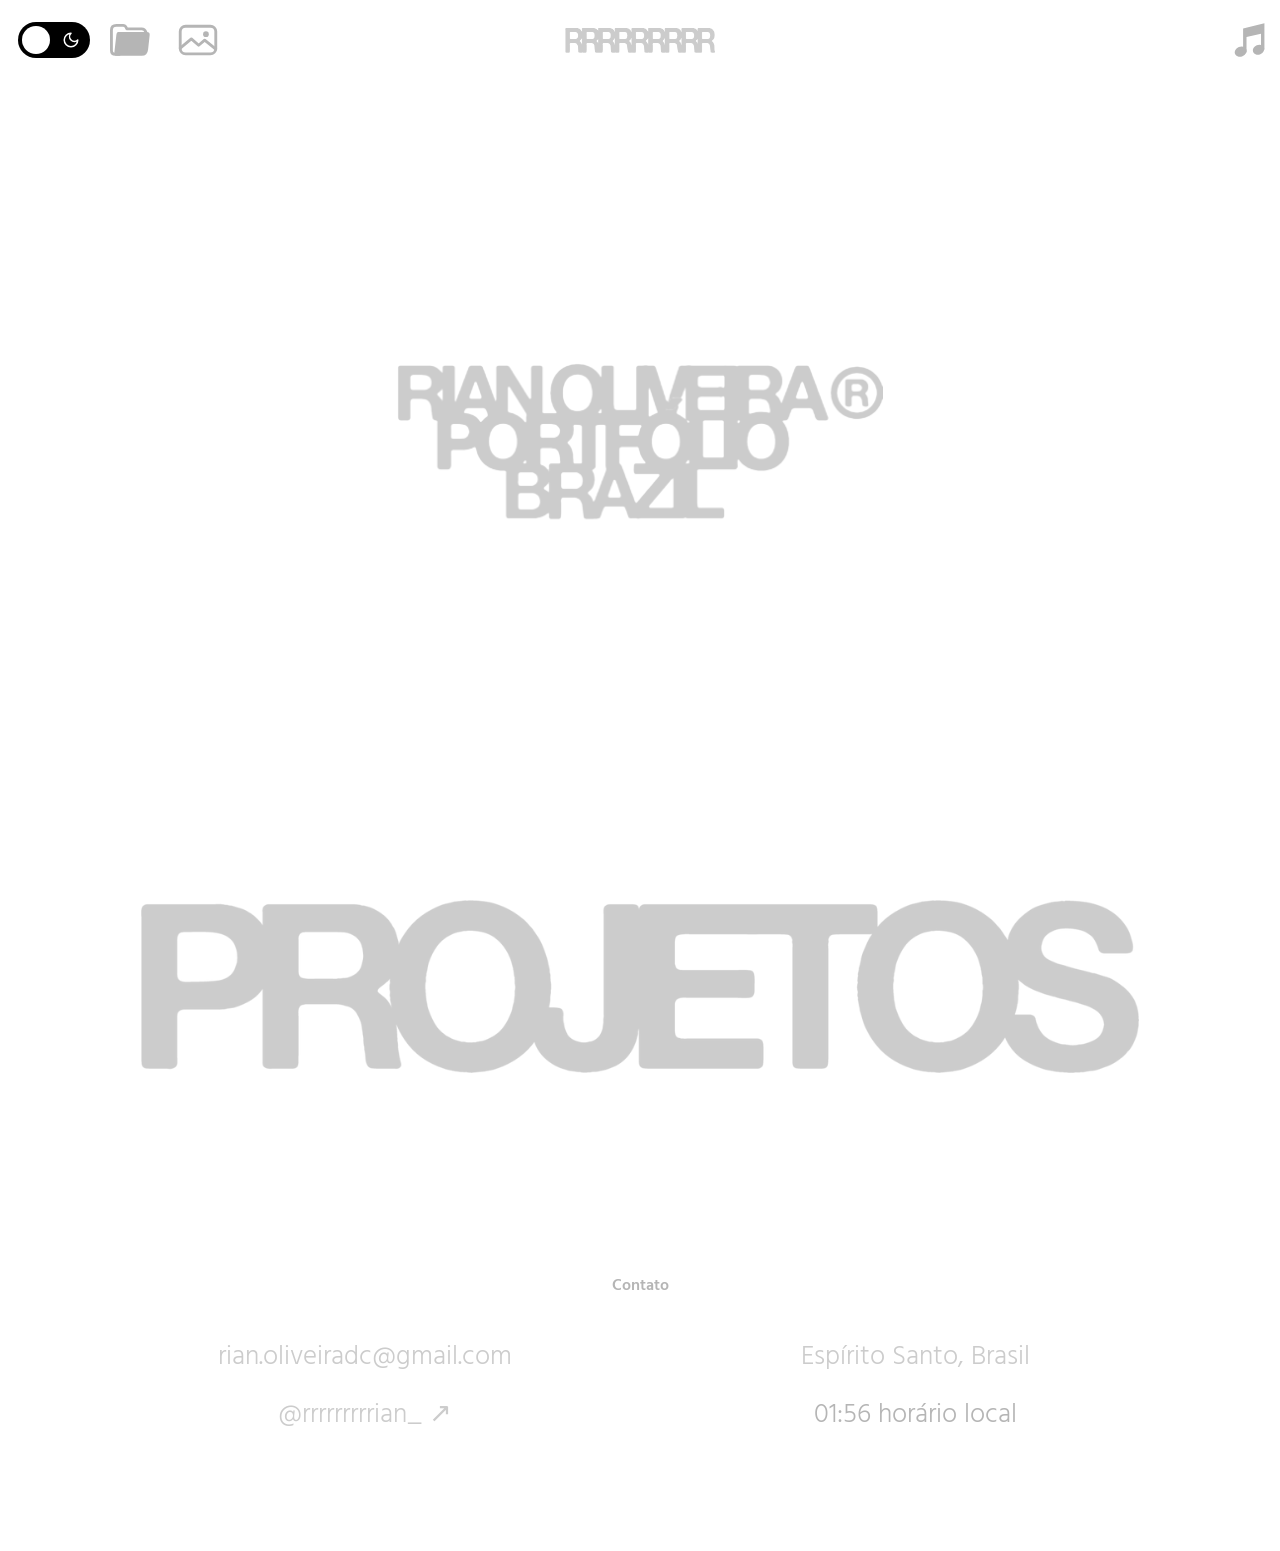
<file: index.html>
<!DOCTYPE html>
<html lang="pt-BR">
<head>
<meta charset="UTF-8"><meta name="viewport" content="width=device-width, initial-scale=1">
<title>Rian Oliveira — Portfólio</title>
<link rel="preconnect" href="https://fonts.googleapis.com"><link rel="preconnect" href="https://fonts.gstatic.com" crossorigin><link href="https://fonts.googleapis.com/css2?family=Archivo:wdth,wght@100..125,100..900&family=Hind:wght@300;400;500;600&display=swap" rel="stylesheet">
<script>try{var t=localStorage.getItem("tema");if(t)document.documentElement.dataset.tema=t}catch(e){}try{var f=localStorage.getItem("fundo");if(/^1$/.test(f))document.documentElement.dataset.fundo=f}catch(e){}</script>
<link rel="stylesheet" href="style.css">
</head>
<body>
<header class="nav">
  <div class="nav-esq">
    <button class="tema" id="tema" type="button" role="switch" aria-checked="false" aria-label="Tema escuro">
      <svg class="ic lua" viewBox="0 0 24 24" aria-hidden="true"><path d="M12 3a6 6 0 0 0 9 9 9 9 0 1 1-9-9Z"/></svg>
      <svg class="ic sol" viewBox="0 0 24 24" aria-hidden="true"><circle cx="12" cy="12" r="4"/><path d="M12 2v2M12 20v2M4.9 4.9l1.4 1.4M17.7 17.7l1.4 1.4M2 12h2M20 12h2M4.9 19.1l1.4-1.4M17.7 6.3l1.4-1.4"/></svg>
      <span class="bola"></span>
    </button>
  <nav class="nav-dir"><a class="icone" href="projetos.html" aria-label="Projetos"><svg viewBox="0 0 252 202" aria-hidden="true"><path class="traco" d="M60 191H34Q9 191 9 165V40Q9 9 40 9H82Q96 9 102 22L104 27Q107 31 113 31H200Q218 31 226 50"/><path d="M52 50H232Q252 50 250 70L240 160Q236 200 200 200H40Q22 200 28 175L40 70Q42 50 52 50Z"/></svg></a><button class="icone" id="fundo" type="button" aria-haspopup="true" aria-expanded="false" aria-controls="fundos-menu" aria-label="Escolher plano de fundo" title="Plano de fundo"><svg viewBox="0 0 252 202" aria-hidden="true"><rect class="traco" x="14" y="14" width="224" height="174" rx="34"/><path class="traco" d="M14 152L84 94L130 134L168 102L238 158"/><circle cx="176" cy="64" r="18"/></svg></button></nav>
  </div>
  <a class="logo" href="index.html" aria-label="Rian Oliveira, início">RRRRRRRRRR</a>
</header>
<div class="fundos-menu" id="fundos-menu" role="group" aria-label="Plano de fundo">
  <button class="fundo-op fundo-normal" type="button" data-fundo="" aria-pressed="true" aria-label="Sem plano de fundo (normal)" title="Normal"><span>Normal</span></button>
  <button class="fundo-op" type="button" data-fundo="1" aria-pressed="false" aria-label="Plano de fundo 1" title="Fundo 1"></button>
</div>
<main>
  <section class="hero"><div class="hero-img" role="img" aria-label="Rian Oliveira, portfólio, ES/Brazil"></div></section>
  <section class="cta"><a class="titulo-img" href="projetos.html" aria-label="Ver projetos"></a></section>
  <section class="contato" id="contato">
  <h2>Contato</h2>
  <div class="contato-grid">
    <div>
      <a href="mailto:rian.oliveiradc@gmail.com">rian.oliveiradc@gmail.com</a>
      <a href="https://instagram.com/rrrrrrrrrian_" target="_blank" rel="noopener">@rrrrrrrrrian_ ↗</a>
    </div>
    <div>
      <span>Espírito Santo, Brasil</span>
      <span class="hora" id="hora"></span>
    </div>
  </div>
</section>
</main>
<div class="player" id="player">
  <div class="player-painel" id="player-painel">
    <iframe data-src="https://open.spotify.com/embed/playlist/2ju4wJBuf27lV4EGHZLyc4?utm_source=generator&si=1a62232ae7144863" width="100%" height="352" frameBorder="0" allowfullscreen="" allow="autoplay; clipboard-write; encrypted-media; fullscreen; picture-in-picture" title="Música no Spotify"></iframe>
  </div>
  <button class="player-btn" type="button" aria-expanded="false" aria-controls="player-painel" aria-label="Abrir player de música" title="Clique para abrir. Arraste para mover.">
    <svg viewBox="186 196 308 338" style="width:33px;height:36px;fill:currentColor;stroke:none;pointer-events:none" aria-hidden="true"><path d="M280 258L480 208V455H448V306L312 338V480H280Z"/><ellipse cx="257" cy="474" rx="57" ry="46" transform="rotate(-22 257 474)"/><ellipse cx="425" cy="456" rx="55" ry="45" transform="rotate(-22 425 456)"/></svg>
  </button>
</div>
<script src="dados.js"></script><script src="script.js"></script>
</body>
</html>
</file>
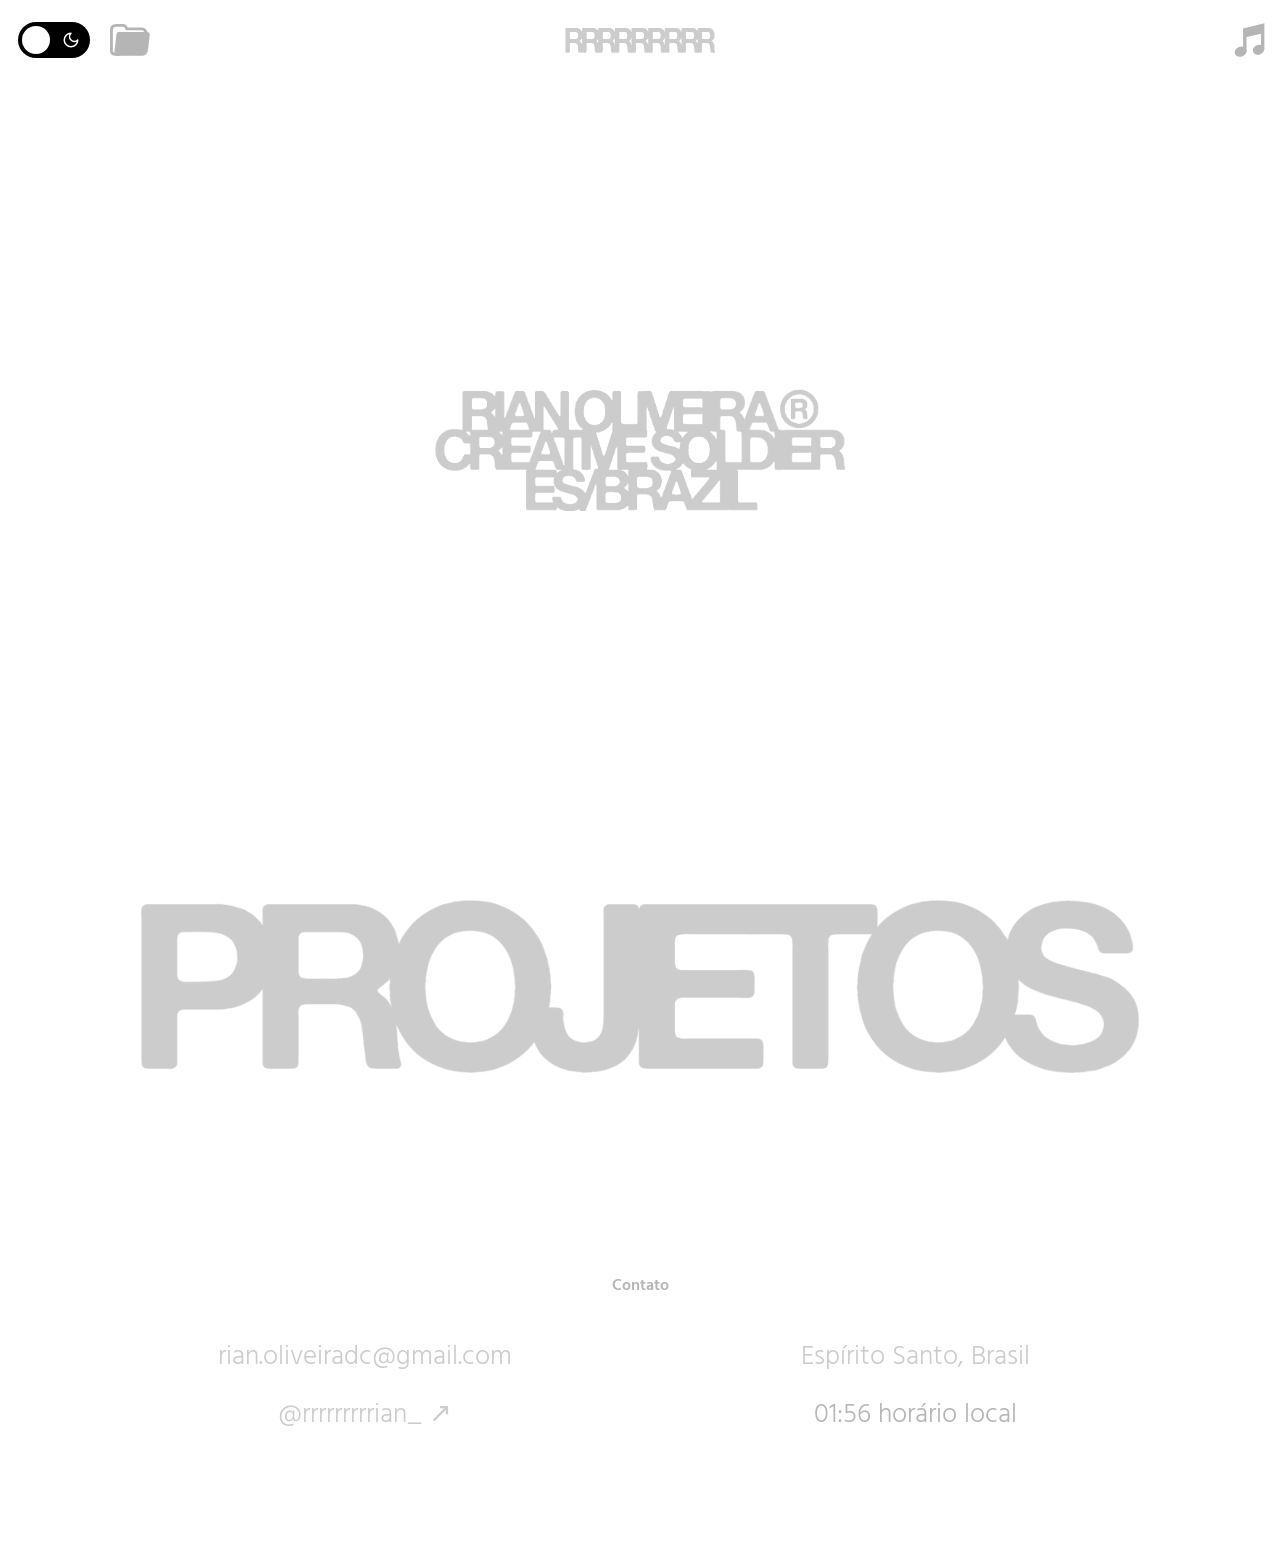
<file: img/index.html>
<!DOCTYPE html>
<html lang="pt-BR">
<head>
<meta charset="UTF-8"><meta name="viewport" content="width=device-width, initial-scale=1">
<title>Rian Oliveira — Portfólio</title>
<link rel="preconnect" href="https://fonts.googleapis.com"><link rel="preconnect" href="https://fonts.gstatic.com" crossorigin><link href="https://fonts.googleapis.com/css2?family=Archivo:wdth,wght@100..125,100..900&family=Hind:wght@300;400;500;600&display=swap" rel="stylesheet">
<script>try{var t=localStorage.getItem("tema");if(t)document.documentElement.dataset.tema=t}catch(e){}</script>
<link rel="stylesheet" href="style.css">
</head>
<body>
<header class="nav">
  <div class="nav-esq">
    <button class="tema" id="tema" type="button" role="switch" aria-checked="false" aria-label="Tema escuro">
      <svg class="ic lua" viewBox="0 0 24 24" aria-hidden="true"><path d="M12 3a6 6 0 0 0 9 9 9 9 0 1 1-9-9Z"/></svg>
      <svg class="ic sol" viewBox="0 0 24 24" aria-hidden="true"><circle cx="12" cy="12" r="4"/><path d="M12 2v2M12 20v2M4.9 4.9l1.4 1.4M17.7 17.7l1.4 1.4M2 12h2M20 12h2M4.9 19.1l1.4-1.4M17.7 6.3l1.4-1.4"/></svg>
      <span class="bola"></span>
    </button>
  <nav class="nav-dir"><a class="icone" href="projetos.html" aria-label="Projetos"><svg viewBox="0 0 252 202" aria-hidden="true"><path class="traco" d="M60 191H34Q9 191 9 165V40Q9 9 40 9H82Q96 9 102 22L104 27Q107 31 113 31H200Q218 31 226 50"/><path d="M52 50H232Q252 50 250 70L240 160Q236 200 200 200H40Q22 200 28 175L40 70Q42 50 52 50Z"/></svg></a></nav>
  </div>
  <a class="logo" href="index.html" aria-label="Rian Oliveira, início">RRRRRRRRRR</a>
</header>
<main>
  <section class="hero"><div class="hero-img" role="img" aria-label="Rian Oliveira, portfólio, ES/Brazil"></div></section>
  <section class="cta"><a class="titulo-img" href="projetos.html" aria-label="Ver projetos"></a></section>
  <section class="contato" id="contato">
  <h2>Contato</h2>
  <div class="contato-grid">
    <div>
      <a href="mailto:rian.oliveiradc@gmail.com">rian.oliveiradc@gmail.com</a>
      <a href="https://instagram.com/rrrrrrrrrian_" target="_blank" rel="noopener">@rrrrrrrrrian_ ↗</a>
    </div>
    <div>
      <span>Espírito Santo, Brasil</span>
      <span class="hora" id="hora"></span>
    </div>
  </div>
</section>
</main>
<div class="player" id="player">
  <div class="player-painel" id="player-painel">
    <iframe data-src="https://open.spotify.com/embed/track/5X69MOmlbEJQA49rwn2tjd?utm_source=generator&si=858e4357aa304d0c" width="100%" height="352" frameBorder="0" allowfullscreen="" allow="autoplay; clipboard-write; encrypted-media; fullscreen; picture-in-picture" title="Música no Spotify"></iframe>
  </div>
  <button class="player-btn" type="button" aria-expanded="false" aria-controls="player-painel" aria-label="Abrir player de música" title="Clique para abrir. Arraste para mover.">
    <svg viewBox="186 196 308 338" style="width:33px;height:36px;fill:currentColor;stroke:none;pointer-events:none" aria-hidden="true"><path d="M280 258L480 208V455H448V306L312 338V480H280Z"/><ellipse cx="257" cy="474" rx="57" ry="46" transform="rotate(-22 257 474)"/><ellipse cx="425" cy="456" rx="55" ry="45" transform="rotate(-22 425 456)"/></svg>
  </button>
</div>
<script src="dados.js"></script><script src="script.js"></script>
</body>
</html>
</file>
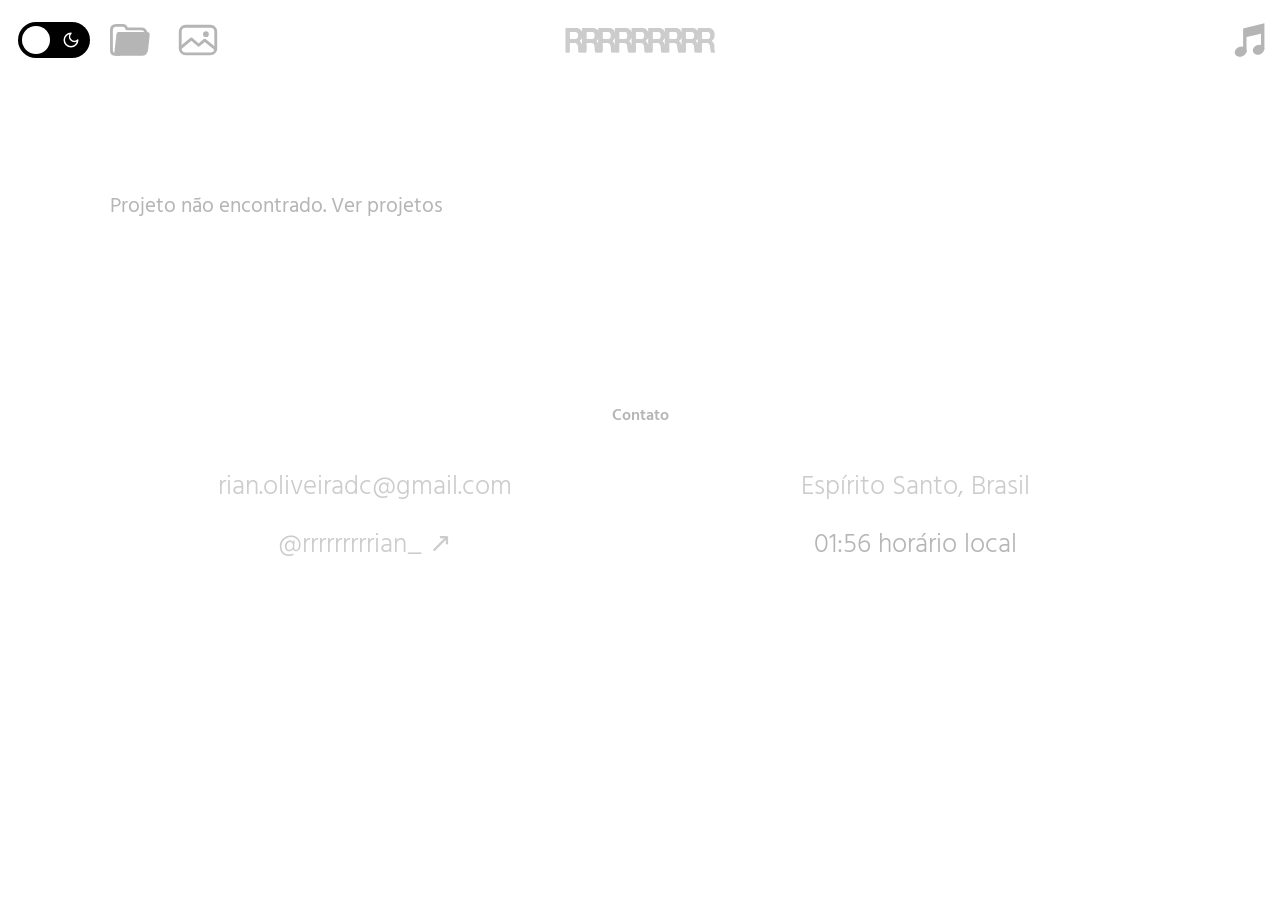
<file: projeto.html>
<!DOCTYPE html>
<html lang="pt-BR">
<head>
<meta charset="UTF-8"><meta name="viewport" content="width=device-width, initial-scale=1">
<title>Projeto — Rian Oliveira</title>
<link rel="preconnect" href="https://fonts.googleapis.com"><link rel="preconnect" href="https://fonts.gstatic.com" crossorigin><link href="https://fonts.googleapis.com/css2?family=Archivo:wdth,wght@100..125,100..900&family=Hind:wght@300;400;500;600&display=swap" rel="stylesheet">
<script>try{var t=localStorage.getItem("tema");if(t)document.documentElement.dataset.tema=t}catch(e){}try{var f=localStorage.getItem("fundo");if(/^1$/.test(f))document.documentElement.dataset.fundo=f}catch(e){}</script>
<link rel="stylesheet" href="style.css">
</head>
<body>
<header class="nav">
  <div class="nav-esq">
    <button class="tema" id="tema" type="button" role="switch" aria-checked="false" aria-label="Tema escuro">
      <svg class="ic lua" viewBox="0 0 24 24" aria-hidden="true"><path d="M12 3a6 6 0 0 0 9 9 9 9 0 1 1-9-9Z"/></svg>
      <svg class="ic sol" viewBox="0 0 24 24" aria-hidden="true"><circle cx="12" cy="12" r="4"/><path d="M12 2v2M12 20v2M4.9 4.9l1.4 1.4M17.7 17.7l1.4 1.4M2 12h2M20 12h2M4.9 19.1l1.4-1.4M17.7 6.3l1.4-1.4"/></svg>
      <span class="bola"></span>
    </button>
  <nav class="nav-dir"><a class="icone" href="projetos.html" aria-label="Projetos"><svg viewBox="0 0 252 202" aria-hidden="true"><path class="traco" d="M60 191H34Q9 191 9 165V40Q9 9 40 9H82Q96 9 102 22L104 27Q107 31 113 31H200Q218 31 226 50"/><path d="M52 50H232Q252 50 250 70L240 160Q236 200 200 200H40Q22 200 28 175L40 70Q42 50 52 50Z"/></svg></a><button class="icone" id="fundo" type="button" aria-haspopup="true" aria-expanded="false" aria-controls="fundos-menu" aria-label="Escolher plano de fundo" title="Plano de fundo"><svg viewBox="0 0 252 202" aria-hidden="true"><rect class="traco" x="14" y="14" width="224" height="174" rx="34"/><path class="traco" d="M14 152L84 94L130 134L168 102L238 158"/><circle cx="176" cy="64" r="18"/></svg></button></nav>
  </div>
  <a class="logo" href="index.html" aria-label="Rian Oliveira, início">RRRRRRRRRR</a>
</header>
<div class="fundos-menu" id="fundos-menu" role="group" aria-label="Plano de fundo">
  <button class="fundo-op fundo-normal" type="button" data-fundo="" aria-pressed="true" aria-label="Sem plano de fundo (normal)" title="Normal"><span>Normal</span></button>
  <button class="fundo-op" type="button" data-fundo="1" aria-pressed="false" aria-label="Plano de fundo 1" title="Fundo 1"></button>
</div>
<main>
  <div class="pagina" id="detalhe"></div>
  <section class="contato" id="contato">
  <h2>Contato</h2>
  <div class="contato-grid">
    <div>
      <a href="mailto:rian.oliveiradc@gmail.com">rian.oliveiradc@gmail.com</a>
      <a href="https://instagram.com/rrrrrrrrrian_" target="_blank" rel="noopener">@rrrrrrrrrian_ ↗</a>
    </div>
    <div>
      <span>Espírito Santo, Brasil</span>
      <span class="hora" id="hora"></span>
    </div>
  </div>
</section>
</main>
<div class="player" id="player">
  <div class="player-painel" id="player-painel">
    <iframe data-src="https://open.spotify.com/embed/playlist/2ju4wJBuf27lV4EGHZLyc4?utm_source=generator&si=1a62232ae7144863" width="100%" height="352" frameBorder="0" allowfullscreen="" allow="autoplay; clipboard-write; encrypted-media; fullscreen; picture-in-picture" title="Música no Spotify"></iframe>
  </div>
  <button class="player-btn" type="button" aria-expanded="false" aria-controls="player-painel" aria-label="Abrir player de música" title="Clique para abrir. Arraste para mover.">
    <svg viewBox="186 196 308 338" style="width:33px;height:36px;fill:currentColor;stroke:none;pointer-events:none" aria-hidden="true"><path d="M280 258L480 208V455H448V306L312 338V480H280Z"/><ellipse cx="257" cy="474" rx="57" ry="46" transform="rotate(-22 257 474)"/><ellipse cx="425" cy="456" rx="55" ry="45" transform="rotate(-22 425 456)"/></svg>
  </button>
</div>
<script src="dados.js"></script><script src="script.js"></script>
</body>
</html>
</file>
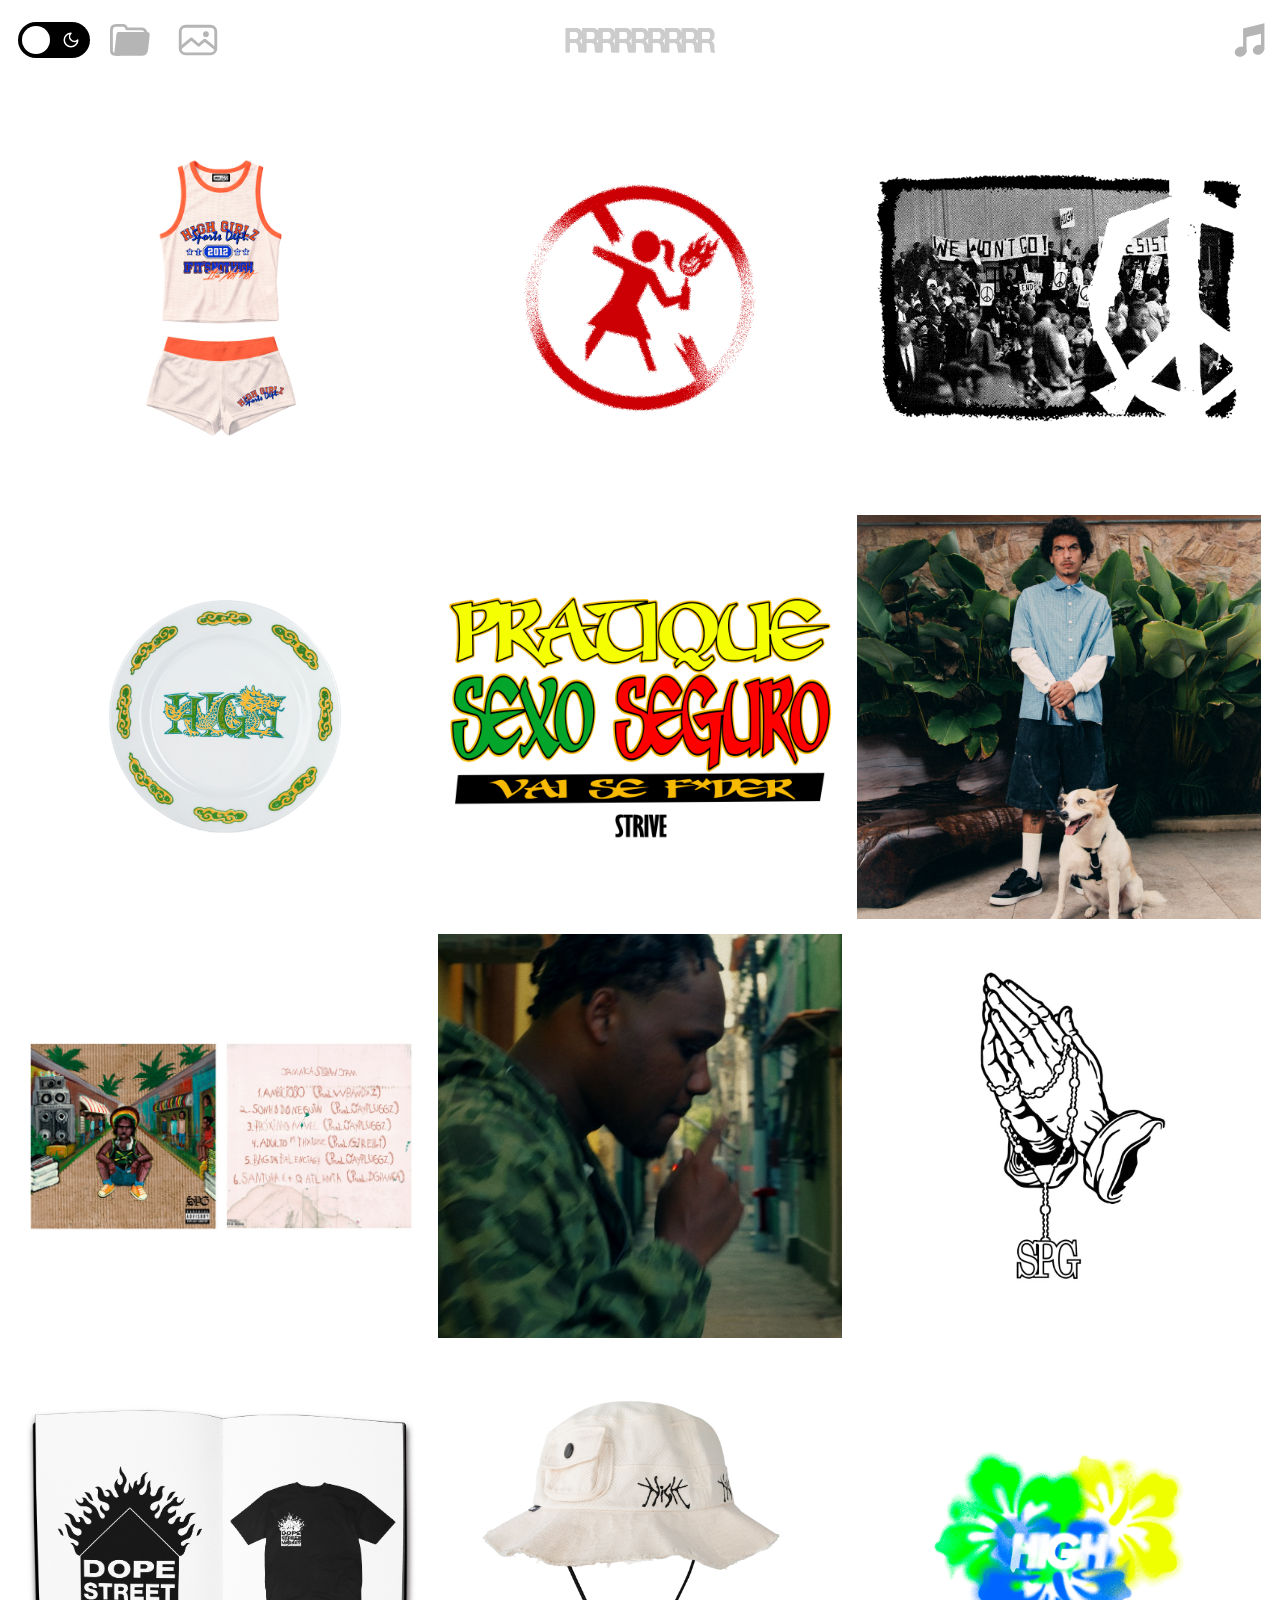
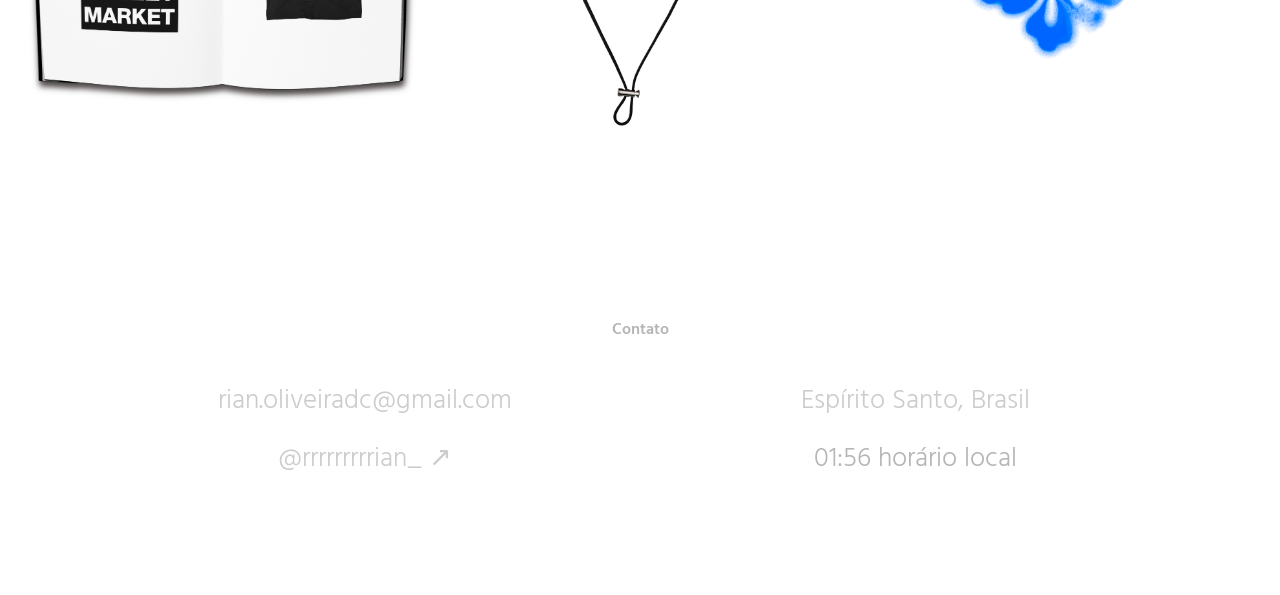
<file: projetos.html>
<!DOCTYPE html>
<html lang="pt-BR">
<head>
<meta charset="UTF-8"><meta name="viewport" content="width=device-width, initial-scale=1">
<title>Projetos — Rian Oliveira</title>
<link rel="preconnect" href="https://fonts.googleapis.com"><link rel="preconnect" href="https://fonts.gstatic.com" crossorigin><link href="https://fonts.googleapis.com/css2?family=Archivo:wdth,wght@100..125,100..900&family=Hind:wght@300;400;500;600&display=swap" rel="stylesheet">
<script>try{var t=localStorage.getItem("tema");if(t)document.documentElement.dataset.tema=t}catch(e){}try{var f=localStorage.getItem("fundo");if(/^1$/.test(f))document.documentElement.dataset.fundo=f}catch(e){}</script>
<link rel="stylesheet" href="style.css">
</head>
<body>
<header class="nav">
  <div class="nav-esq">
    <button class="tema" id="tema" type="button" role="switch" aria-checked="false" aria-label="Tema escuro">
      <svg class="ic lua" viewBox="0 0 24 24" aria-hidden="true"><path d="M12 3a6 6 0 0 0 9 9 9 9 0 1 1-9-9Z"/></svg>
      <svg class="ic sol" viewBox="0 0 24 24" aria-hidden="true"><circle cx="12" cy="12" r="4"/><path d="M12 2v2M12 20v2M4.9 4.9l1.4 1.4M17.7 17.7l1.4 1.4M2 12h2M20 12h2M4.9 19.1l1.4-1.4M17.7 6.3l1.4-1.4"/></svg>
      <span class="bola"></span>
    </button>
  <nav class="nav-dir"><a class="icone" href="projetos.html" aria-current="page" aria-label="Projetos"><svg viewBox="0 0 252 202" aria-hidden="true"><path class="traco" d="M60 191H34Q9 191 9 165V40Q9 9 40 9H82Q96 9 102 22L104 27Q107 31 113 31H200Q218 31 226 50"/><path d="M52 50H232Q252 50 250 70L240 160Q236 200 200 200H40Q22 200 28 175L40 70Q42 50 52 50Z"/></svg></a><button class="icone" id="fundo" type="button" aria-haspopup="true" aria-expanded="false" aria-controls="fundos-menu" aria-label="Escolher plano de fundo" title="Plano de fundo"><svg viewBox="0 0 252 202" aria-hidden="true"><rect class="traco" x="14" y="14" width="224" height="174" rx="34"/><path class="traco" d="M14 152L84 94L130 134L168 102L238 158"/><circle cx="176" cy="64" r="18"/></svg></button></nav>
  </div>
  <a class="logo" href="index.html" aria-label="Rian Oliveira, início">RRRRRRRRRR</a>
</header>
<div class="fundos-menu" id="fundos-menu" role="group" aria-label="Plano de fundo">
  <button class="fundo-op fundo-normal" type="button" data-fundo="" aria-pressed="true" aria-label="Sem plano de fundo (normal)" title="Normal"><span>Normal</span></button>
  <button class="fundo-op" type="button" data-fundo="1" aria-pressed="false" aria-label="Plano de fundo 1" title="Fundo 1"></button>
</div>
<main>
  <div class="pagina pagina-grade">
    <h1 class="sr">Projetos</h1>
    <div class="grade" id="grade"></div>
  </div>
  <section class="contato" id="contato">
  <h2>Contato</h2>
  <div class="contato-grid">
    <div>
      <a href="mailto:rian.oliveiradc@gmail.com">rian.oliveiradc@gmail.com</a>
      <a href="https://instagram.com/rrrrrrrrrian_" target="_blank" rel="noopener">@rrrrrrrrrian_ ↗</a>
    </div>
    <div>
      <span>Espírito Santo, Brasil</span>
      <span class="hora" id="hora"></span>
    </div>
  </div>
</section>
</main>
<div class="player" id="player">
  <div class="player-painel" id="player-painel">
    <iframe data-src="https://open.spotify.com/embed/playlist/2ju4wJBuf27lV4EGHZLyc4?utm_source=generator&si=1a62232ae7144863" width="100%" height="352" frameBorder="0" allowfullscreen="" allow="autoplay; clipboard-write; encrypted-media; fullscreen; picture-in-picture" title="Música no Spotify"></iframe>
  </div>
  <button class="player-btn" type="button" aria-expanded="false" aria-controls="player-painel" aria-label="Abrir player de música" title="Clique para abrir. Arraste para mover.">
    <svg viewBox="186 196 308 338" style="width:33px;height:36px;fill:currentColor;stroke:none;pointer-events:none" aria-hidden="true"><path d="M280 258L480 208V455H448V306L312 338V480H280Z"/><ellipse cx="257" cy="474" rx="57" ry="46" transform="rotate(-22 257 474)"/><ellipse cx="425" cy="456" rx="55" ry="45" transform="rotate(-22 425 456)"/></svg>
  </button>
</div>
<script src="dados.js"></script><script src="script.js"></script>
</body>
</html>
</file>
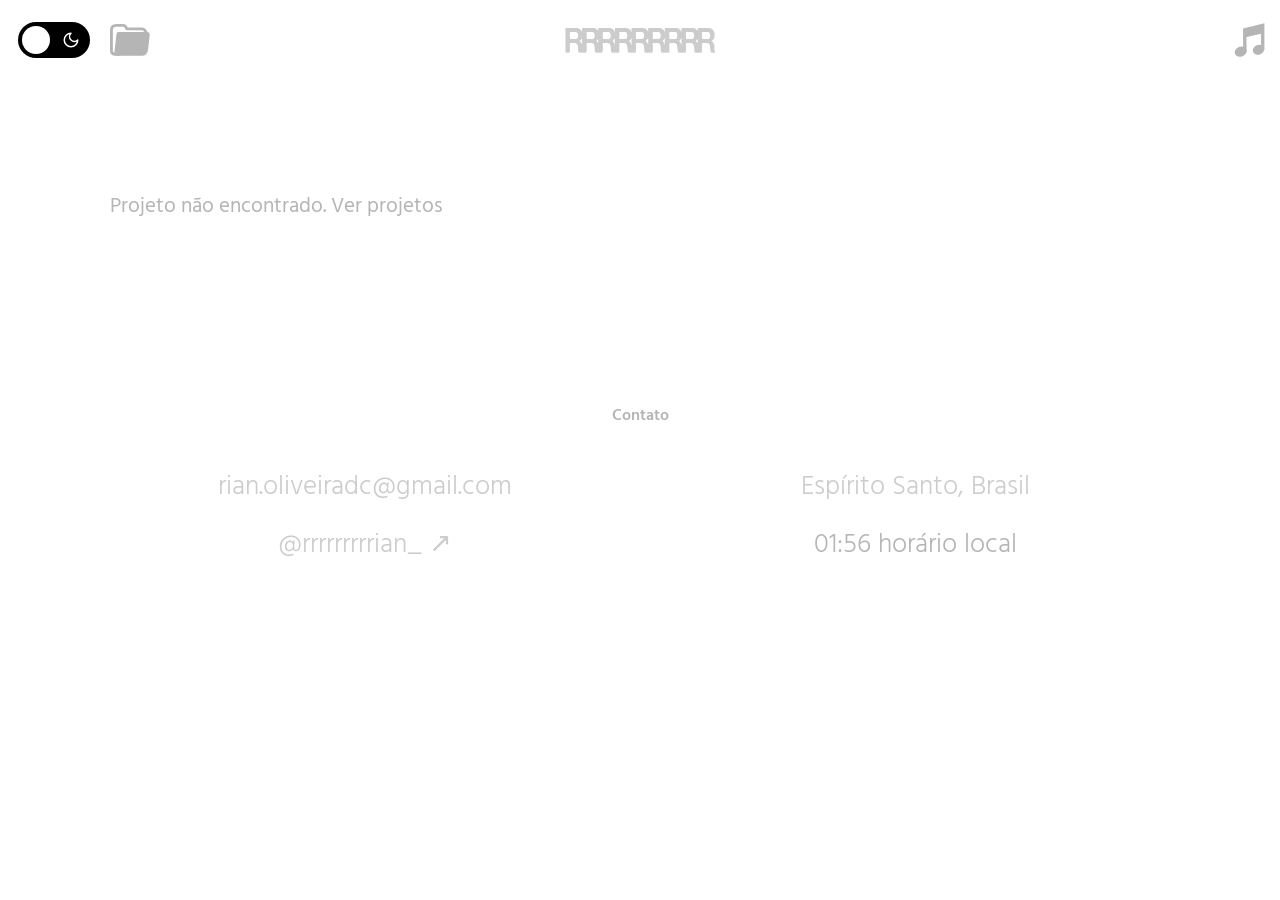
<file: img/projeto.html>
<!DOCTYPE html>
<html lang="pt-BR">
<head>
<meta charset="UTF-8"><meta name="viewport" content="width=device-width, initial-scale=1">
<title>Projeto — Rian Oliveira</title>
<link rel="preconnect" href="https://fonts.googleapis.com"><link rel="preconnect" href="https://fonts.gstatic.com" crossorigin><link href="https://fonts.googleapis.com/css2?family=Archivo:wdth,wght@100..125,100..900&family=Hind:wght@300;400;500;600&display=swap" rel="stylesheet">
<script>try{var t=localStorage.getItem("tema");if(t)document.documentElement.dataset.tema=t}catch(e){}</script>
<link rel="stylesheet" href="style.css">
</head>
<body>
<header class="nav">
  <div class="nav-esq">
    <button class="tema" id="tema" type="button" role="switch" aria-checked="false" aria-label="Tema escuro">
      <svg class="ic lua" viewBox="0 0 24 24" aria-hidden="true"><path d="M12 3a6 6 0 0 0 9 9 9 9 0 1 1-9-9Z"/></svg>
      <svg class="ic sol" viewBox="0 0 24 24" aria-hidden="true"><circle cx="12" cy="12" r="4"/><path d="M12 2v2M12 20v2M4.9 4.9l1.4 1.4M17.7 17.7l1.4 1.4M2 12h2M20 12h2M4.9 19.1l1.4-1.4M17.7 6.3l1.4-1.4"/></svg>
      <span class="bola"></span>
    </button>
  <nav class="nav-dir"><a class="icone" href="projetos.html" aria-label="Projetos"><svg viewBox="0 0 252 202" aria-hidden="true"><path class="traco" d="M60 191H34Q9 191 9 165V40Q9 9 40 9H82Q96 9 102 22L104 27Q107 31 113 31H200Q218 31 226 50"/><path d="M52 50H232Q252 50 250 70L240 160Q236 200 200 200H40Q22 200 28 175L40 70Q42 50 52 50Z"/></svg></a></nav>
  </div>
  <a class="logo" href="index.html" aria-label="Rian Oliveira, início">RRRRRRRRRR</a>
</header>
<main>
  <div class="pagina" id="detalhe"></div>
  <section class="contato" id="contato">
  <h2>Contato</h2>
  <div class="contato-grid">
    <div>
      <a href="mailto:rian.oliveiradc@gmail.com">rian.oliveiradc@gmail.com</a>
      <a href="https://instagram.com/rrrrrrrrrian_" target="_blank" rel="noopener">@rrrrrrrrrian_ ↗</a>
    </div>
    <div>
      <span>Espírito Santo, Brasil</span>
      <span class="hora" id="hora"></span>
    </div>
  </div>
</section>
</main>
<div class="player" id="player">
  <div class="player-painel" id="player-painel">
    <iframe data-src="https://open.spotify.com/embed/track/5X69MOmlbEJQA49rwn2tjd?utm_source=generator&si=858e4357aa304d0c" width="100%" height="352" frameBorder="0" allowfullscreen="" allow="autoplay; clipboard-write; encrypted-media; fullscreen; picture-in-picture" title="Música no Spotify"></iframe>
  </div>
  <button class="player-btn" type="button" aria-expanded="false" aria-controls="player-painel" aria-label="Abrir player de música" title="Clique para abrir. Arraste para mover.">
    <svg viewBox="186 196 308 338" style="width:33px;height:36px;fill:currentColor;stroke:none;pointer-events:none" aria-hidden="true"><path d="M280 258L480 208V455H448V306L312 338V480H280Z"/><ellipse cx="257" cy="474" rx="57" ry="46" transform="rotate(-22 257 474)"/><ellipse cx="425" cy="456" rx="55" ry="45" transform="rotate(-22 425 456)"/></svg>
  </button>
</div>
<script src="dados.js"></script><script src="script.js"></script>
</body>
</html>
</file>
<file: style.css>
:root{color-scheme:light;--bg:#fff;--cinza:#ccc;--cinza-texto:#b5b5b5;--verde:#2f6b3a;--tinta:#1a1a1a;--placeholder:#eee;--inverso:#000;
--display:"Archivo",system-ui,sans-serif;--corpo:"Hind",system-ui,sans-serif}
:root[data-tema="escuro"]{color-scheme:dark;--bg:#111;--cinza:#444;--cinza-texto:#777;--tinta:#eee;--verde:#7bc489;--placeholder:#222;--inverso:#fff}
*{box-sizing:border-box;margin:0;padding:0}
html{scroll-behavior:smooth}
body{transition:background .3s,color .3s;background:var(--bg);color:var(--tinta);font-family:var(--corpo);min-height:100vh}
a{color:inherit;text-decoration:none}
:focus-visible{outline:2px solid var(--verde);outline-offset:3px}

/* navegação fixa */
.nav{position:fixed;inset:0 0 auto 0;background:var(--bg);display:grid;grid-template-columns:1fr auto 1fr;align-items:center;padding:22px 18px;z-index:10;font-size:1rem;pointer-events:none}
.nav a{pointer-events:auto;color:var(--cinza-texto);transition:color .2s}
.nav a:hover{color:var(--inverso)}
.nav .logo{--logo:url("[data-uri]");justify-self:center;display:block;width:150px;aspect-ratio:1080/180;font-size:0;line-height:0;color:transparent;background-color:var(--cinza);-webkit-mask:var(--logo) center/contain no-repeat;mask:var(--logo) center/contain no-repeat;transition:background-color .2s}
.nav .logo:hover{background-color:var(--inverso)}
.nav-dir{display:flex;gap:28px;pointer-events:none;align-items:center;justify-self:end}
.nav .icone{display:block;width:40px;color:var(--cinza-texto);transition:color .2s,transform .2s}
.nav .icone svg{display:block;width:100%;height:auto;fill:currentColor}
.nav .icone .traco{fill:none;stroke:currentColor;stroke-width:18;stroke-linecap:round;stroke-linejoin:round}
.nav .icone:hover,.nav .icone:focus-visible{color:var(--inverso);transform:translateY(-2px)}
.nav-esq{display:flex;align-items:center;gap:20px;justify-self:start;pointer-events:none}
.tema{pointer-events:auto;position:relative;width:72px;height:36px;border:0;border-radius:99px;background:var(--inverso);cursor:pointer;padding:0;transition:transform .2s}
.tema:hover{transform:scale(1.06)}
.tema .bola{position:absolute;top:4px;left:4px;width:28px;height:28px;border-radius:50%;background:var(--bg);transition:transform .35s cubic-bezier(.6,0,.2,1)}
.tema .ic{position:absolute;top:9px;width:18px;height:18px;fill:none;stroke:var(--bg);stroke-width:2;stroke-linecap:round;stroke-linejoin:round;transition:opacity .25s}
.tema .lua{right:10px}.tema .sol{left:10px;opacity:0}
:root[data-tema="escuro"] .tema .bola{transform:translateX(36px)}
:root[data-tema="escuro"] .tema .lua{opacity:0}
:root[data-tema="escuro"] .tema .sol{opacity:1}

/* títulos gigantes */
.gigante{font-family:var(--display);font-weight:900;font-stretch:125%;text-transform:uppercase;
 color:var(--cinza);line-height:.9;letter-spacing:-.01em;font-size:clamp(3rem,13vw,10rem);transition:color .3s}
a.gigante:hover{color:var(--inverso)}

/* título "PROJETOS" em imagem (usada como máscara: segue as cores e o tema do site) */
.titulo-img{--titulo-img:url("[data-uri]");display:block;width:min(100%,1000px);aspect-ratio:1600/277;margin:0 auto;background-color:var(--cinza);
 -webkit-mask:var(--titulo-img) center/contain no-repeat;mask:var(--titulo-img) center/contain no-repeat;transition:background-color .3s}
a.titulo-img:hover,a.titulo-img:focus-visible{background-color:var(--inverso)}
.sr{position:absolute;width:1px;height:1px;overflow:hidden;clip:rect(0 0 0 0);white-space:nowrap}

/* HOME */
.hero-img{--hero-img:url("[data-uri]");width:min(88%,clamp(260px,38vw,520px));aspect-ratio:328/117;background-color:var(--cinza);
 -webkit-mask:var(--hero-img) center/contain no-repeat;mask:var(--hero-img) center/contain no-repeat;transition:background-color .3s}
.hero{height:100vh;display:grid;place-items:center;text-align:center}
.cta{max-width:1100px;margin:0 auto;padding:0 20px 80px;text-align:center}
.cta .gigante{display:block}

/* PLAYER FLUTUANTE (Spotify) — arraste o botão para mudar de lugar */
.player{-webkit-user-select:none;user-select:none;-webkit-user-drag:none;position:fixed;right:5px;top:14px;width:52px;height:52px;z-index:20;touch-action:none}
.player-btn{width:52px;height:52px;border:0;background:none;color:var(--cinza-texto);cursor:grab;display:grid;place-items:center;padding:0;transition:transform .2s,color .2s;touch-action:none}
.player-btn:hover,.player-btn:focus-visible{color:var(--inverso);transform:scale(1.08)}
.player.arrastando .player-btn{cursor:grabbing;transform:scale(1.08)}
.player-btn svg{width:33px;height:36px;fill:currentColor;stroke:none;pointer-events:none}
.player.aberto .player-btn{color:var(--inverso)}
.player-painel{position:absolute;bottom:calc(100% + 12px);right:0;width:min(340px,calc(100vw - 36px));height:352px;border-radius:22px;overflow:hidden;isolation:isolate;
 --vidro-op:.78;-webkit-backdrop-filter:blur(24px) saturate(1.5);backdrop-filter:blur(24px) saturate(1.5);box-shadow:0 14px 34px rgba(0,0,0,.12);opacity:0;visibility:hidden;transform:translateY(12px);transition:opacity .25s,transform .25s,visibility 0s .25s}
/* fundo suave e colorido atrás do player: é ele que aparece borrado através do vidro */
.player-painel::before{content:"";position:absolute;inset:0;z-index:0;background:radial-gradient(circle at 18% 12%,rgba(222,203,176,.45),transparent 58%),radial-gradient(circle at 88% 90%,rgba(160,182,170,.4),transparent 58%),rgba(255,255,255,.22)}
:root[data-tema="escuro"] .player-painel{--vidro-op:.66;box-shadow:0 14px 34px rgba(0,0,0,.35)}
:root[data-tema="escuro"] .player-painel::before{background:radial-gradient(circle at 18% 12%,rgba(150,120,90,.3),transparent 58%),radial-gradient(circle at 88% 90%,rgba(80,110,100,.28),transparent 58%),rgba(255,255,255,.05)}
.player.abaixo .player-painel{bottom:auto;top:calc(100% + 12px);transform:translateY(-12px)}
.player.esq .player-painel{right:auto;left:0}
.player.aberto .player-painel{opacity:1;visibility:visible;transform:none;transition:opacity .25s,transform .25s}
.player.arrastando .player-painel{transition:none;pointer-events:none}
.player-capa{position:fixed;inset:0;z-index:19;cursor:grabbing;touch-action:none}
.player-capa[hidden]{display:none}
.player-painel iframe{position:relative;z-index:1;display:block;border:0;width:100%;height:100%;border-radius:22px;opacity:var(--vidro-op,.75)}

/* CONTATO */
.contato{max-width:1100px;margin:0 auto;padding:120px 20px 100px;text-align:center}
.contato h2{font-size:1rem;font-weight:600;color:var(--cinza-texto);margin-bottom:36px}
.contato-grid{justify-items:center;display:grid;grid-template-columns:1fr 1fr;gap:24px 40px;font-size:1.7rem;font-weight:300}
.contato-grid a,.contato-grid span{display:block;color:var(--cinza);margin-bottom:14px;transition:color .2s}
.contato-grid a:hover{color:var(--inverso)}
.contato-grid .hora{color:var(--cinza-texto)}

/* LISTA DE PROJETOS — grade de quadrados, 3 colunas, 10 espaços */
.pagina{max-width:1100px;margin:0 auto;padding:130px 20px 60px}
.pagina-grade{max-width:none;padding:96px 1.5vw 40px}
.grade{--gap:1.2vw;display:grid;grid-template-columns:repeat(3,1fr);gap:var(--gap)}
.card{position:relative;display:block;aspect-ratio:1;overflow:hidden;background:var(--placeholder)}
.card .capa{position:absolute;inset:0}
.card .capa img{width:100%;height:100%;object-fit:cover;display:block;transition:transform .6s}
.card:hover .capa img,.card:focus-visible .capa img{transform:scale(1.03)}
.card .titulo{position:absolute;inset:0;display:grid;place-items:center;padding:8%;text-align:center;
 background:rgba(110,110,110,.62);color:#fff;opacity:0;transition:opacity .25s;
 font-family:var(--display);font-weight:700;font-stretch:100%;font-size:clamp(1.1rem,2.3vw,2.4rem);line-height:1.25}
.card:hover .titulo,.card:focus-visible .titulo{opacity:1}
.card.vazio-slot{pointer-events:none}
@media (max-width:900px){.grade{grid-template-columns:repeat(2,1fr);--gap:2vw}.card .titulo{font-size:clamp(1rem,3.4vw,1.8rem)}}
@media (max-width:560px){.grade{grid-template-columns:1fr;--gap:3vw}.pagina-grade{padding:84px 3vw 30px}}
/* telas de toque não têm hover: o título fica visível embaixo */
@media (hover:none){.card .titulo{opacity:1;background:linear-gradient(to top,rgba(0,0,0,.55),transparent 45%);place-items:end start;text-align:left;padding:5%;font-size:1.1rem}}

/* PROJETO INDIVIDUAL */
.proj-topo{display:flex;flex-wrap:wrap;gap:12px 60px;margin:40px 0 50px;font-size:1.2rem;color:var(--cinza-texto)}
.proj-topo strong{display:block;color:var(--tinta);font-weight:500}
.proj-desc{max-width:62ch;font-size:1.35rem;line-height:1.5;font-weight:300;margin-bottom:60px}
.proj-imgs{display:grid;gap:24px}
.proj-imgs img{width:100%;display:block;background:var(--placeholder)}
.proj-nav{display:flex;justify-content:space-between;margin:80px 0 0;padding-top:24px;border-top:1px solid var(--cinza);font-size:1.3rem}
.proj-nav a{color:var(--cinza-texto)}.proj-nav a:hover{color:var(--inverso)}
.vazio{color:var(--cinza-texto);font-size:1.3rem;margin-top:60px}

@media (max-width:640px){.player{right:0;top:10px}.nav{padding:18px 12px;font-size:.85rem}.nav .logo{width:110px}.nav-dir{gap:12px}.contato-grid{grid-template-columns:1fr;font-size:1.4rem}.nav-dir{gap:18px}}
@media (prefers-reduced-motion:reduce){*{transition:none!important}html{scroll-behavior:auto}}

/* ===== PLANO DE FUNDO (botão da nav + menu + imagem) ===== */
.nav button.icone{background:none;border:0;padding:0;cursor:pointer;pointer-events:auto}
html[data-fundo="1"] body{background:transparent}
html[data-fundo="1"] body::before{content:"";position:fixed;inset:0;z-index:-1;background:url("img/fundo-1.jpg") center/cover no-repeat}
html[data-fundo] .nav{background:transparent}
.fundos-menu{position:fixed;top:68px;left:178px;z-index:11;display:none;gap:10px;padding:10px;background:var(--bg);border-radius:14px;box-shadow:0 8px 30px rgba(0,0,0,.2)}
.fundos-menu.aberto{display:flex}
.fundo-op{width:60px;height:60px;border:2px solid transparent;border-radius:10px;cursor:pointer;background:center/cover no-repeat;transition:transform .2s,border-color .2s}
.fundo-op:hover{transform:scale(1.06)}
.fundo-op[aria-pressed="true"]{border-color:var(--inverso)}
.fundo-op[data-fundo="1"]{background-image:url("img/fundo-1-mini.jpg")}
.fundo-normal{background:var(--placeholder);color:var(--tinta);font:500 .72rem var(--corpo)}

/* ===== CELULAR: barra do topo compacta (tema + ícones à esquerda, logo à direita, player no canto) ===== */
@media (max-width:640px){
  .nav{grid-template-columns:auto 1fr;padding:18px 12px}
  .nav .logo{justify-self:end;width:96px;margin-right:52px}
  .nav-esq{gap:12px}
  .nav-dir{gap:12px}
  .nav .icone{width:32px}
  .tema{width:60px;height:30px}
  .tema .bola{top:3px;left:3px;width:24px;height:24px}
  :root[data-tema="escuro"] .tema .bola{transform:translateX(30px)}
  .tema .ic{top:6px;width:16px;height:16px}
  .tema .lua{right:8px}
  .tema .sol{left:8px}
  .fundos-menu{top:58px;left:128px}
}
@media (max-width:340px){.nav .logo{width:80px}}
</file>
<file: img/style.css>
:root{color-scheme:light;--bg:#fff;--cinza:#ccc;--cinza-texto:#b5b5b5;--verde:#2f6b3a;--tinta:#1a1a1a;--placeholder:#eee;--inverso:#000;
--display:"Archivo",system-ui,sans-serif;--corpo:"Hind",system-ui,sans-serif}
:root[data-tema="escuro"]{color-scheme:dark;--bg:#111;--cinza:#444;--cinza-texto:#777;--tinta:#eee;--verde:#7bc489;--placeholder:#222;--inverso:#fff}
*{box-sizing:border-box;margin:0;padding:0}
html{scroll-behavior:smooth}
body{transition:background .3s,color .3s;background:var(--bg);color:var(--tinta);font-family:var(--corpo);min-height:100vh}
a{color:inherit;text-decoration:none}
:focus-visible{outline:2px solid var(--verde);outline-offset:3px}

/* navegação fixa */
.nav{position:fixed;inset:0 0 auto 0;background:var(--bg);display:grid;grid-template-columns:1fr auto 1fr;align-items:center;padding:22px 18px;z-index:10;font-size:1rem;pointer-events:none}
.nav a{pointer-events:auto;color:var(--cinza-texto);transition:color .2s}
.nav a:hover{color:var(--inverso)}
.nav .logo{--logo:url("[data-uri]");justify-self:center;display:block;width:150px;aspect-ratio:1080/180;font-size:0;line-height:0;color:transparent;background-color:var(--cinza);-webkit-mask:var(--logo) center/contain no-repeat;mask:var(--logo) center/contain no-repeat;transition:background-color .2s}
.nav .logo:hover{background-color:var(--inverso)}
.nav-dir{display:flex;gap:28px;pointer-events:none;align-items:center;justify-self:end}
.nav .icone{display:block;width:40px;color:var(--cinza-texto);transition:color .2s,transform .2s}
.nav .icone svg{display:block;width:100%;height:auto;fill:currentColor}
.nav .icone .traco{fill:none;stroke:currentColor;stroke-width:18;stroke-linecap:round;stroke-linejoin:round}
.nav .icone:hover,.nav .icone:focus-visible{color:var(--inverso);transform:translateY(-2px)}
.nav-esq{display:flex;align-items:center;gap:20px;justify-self:start;pointer-events:none}
.tema{pointer-events:auto;position:relative;width:72px;height:36px;border:0;border-radius:99px;background:var(--inverso);cursor:pointer;padding:0;transition:transform .2s}
.tema:hover{transform:scale(1.06)}
.tema .bola{position:absolute;top:4px;left:4px;width:28px;height:28px;border-radius:50%;background:var(--bg);transition:transform .35s cubic-bezier(.6,0,.2,1)}
.tema .ic{position:absolute;top:9px;width:18px;height:18px;fill:none;stroke:var(--bg);stroke-width:2;stroke-linecap:round;stroke-linejoin:round;transition:opacity .25s}
.tema .lua{right:10px}.tema .sol{left:10px;opacity:0}
:root[data-tema="escuro"] .tema .bola{transform:translateX(36px)}
:root[data-tema="escuro"] .tema .lua{opacity:0}
:root[data-tema="escuro"] .tema .sol{opacity:1}

/* títulos gigantes */
.gigante{font-family:var(--display);font-weight:900;font-stretch:125%;text-transform:uppercase;
 color:var(--cinza);line-height:.9;letter-spacing:-.01em;font-size:clamp(3rem,13vw,10rem);transition:color .3s}
a.gigante:hover{color:var(--inverso)}

/* título "PROJETOS" em imagem (usada como máscara: segue as cores e o tema do site) */
.titulo-img{--titulo-img:url("[data-uri]");display:block;width:min(100%,1000px);aspect-ratio:1600/277;margin:0 auto;background-color:var(--cinza);
 -webkit-mask:var(--titulo-img) center/contain no-repeat;mask:var(--titulo-img) center/contain no-repeat;transition:background-color .3s}
a.titulo-img:hover,a.titulo-img:focus-visible{background-color:var(--inverso)}
.sr{position:absolute;width:1px;height:1px;overflow:hidden;clip:rect(0 0 0 0);white-space:nowrap}

/* HOME */
.hero-img{--hero-img:url("[data-uri]");width:min(88%,clamp(240px,32vw,420px));aspect-ratio:1131/336;background-color:var(--cinza);
 -webkit-mask:var(--hero-img) center/contain no-repeat;mask:var(--hero-img) center/contain no-repeat;transition:background-color .3s}
.hero{height:100vh;display:grid;place-items:center;text-align:center}
.cta{max-width:1100px;margin:0 auto;padding:0 20px 80px;text-align:center}
.cta .gigante{display:block}

/* PLAYER FLUTUANTE (Spotify) — arraste o botão para mudar de lugar */
.player{-webkit-user-select:none;user-select:none;-webkit-user-drag:none;position:fixed;right:5px;top:14px;width:52px;height:52px;z-index:20;touch-action:none}
.player-btn{width:52px;height:52px;border:0;background:none;color:var(--cinza-texto);cursor:grab;display:grid;place-items:center;padding:0;transition:transform .2s,color .2s;touch-action:none}
.player-btn:hover,.player-btn:focus-visible{color:var(--inverso);transform:scale(1.08)}
.player.arrastando .player-btn{cursor:grabbing;transform:scale(1.08)}
.player-btn svg{width:33px;height:36px;fill:currentColor;stroke:none;pointer-events:none}
.player.aberto .player-btn{color:var(--inverso)}
.player-painel{position:absolute;bottom:calc(100% + 12px);right:0;width:min(340px,calc(100vw - 36px));height:352px;border-radius:22px;overflow:hidden;isolation:isolate;
 --vidro-op:.78;-webkit-backdrop-filter:blur(24px) saturate(1.5);backdrop-filter:blur(24px) saturate(1.5);box-shadow:0 14px 34px rgba(0,0,0,.12);opacity:0;visibility:hidden;transform:translateY(12px);transition:opacity .25s,transform .25s,visibility 0s .25s}
/* fundo suave e colorido atrás do player: é ele que aparece borrado através do vidro */
.player-painel::before{content:"";position:absolute;inset:0;z-index:0;background:radial-gradient(circle at 18% 12%,rgba(222,203,176,.45),transparent 58%),radial-gradient(circle at 88% 90%,rgba(160,182,170,.4),transparent 58%),rgba(255,255,255,.22)}
:root[data-tema="escuro"] .player-painel{--vidro-op:.66;box-shadow:0 14px 34px rgba(0,0,0,.35)}
:root[data-tema="escuro"] .player-painel::before{background:radial-gradient(circle at 18% 12%,rgba(150,120,90,.3),transparent 58%),radial-gradient(circle at 88% 90%,rgba(80,110,100,.28),transparent 58%),rgba(255,255,255,.05)}
.player.abaixo .player-painel{bottom:auto;top:calc(100% + 12px);transform:translateY(-12px)}
.player.esq .player-painel{right:auto;left:0}
.player.aberto .player-painel{opacity:1;visibility:visible;transform:none;transition:opacity .25s,transform .25s}
.player.arrastando .player-painel{transition:none;pointer-events:none}
.player-capa{position:fixed;inset:0;z-index:19;cursor:grabbing;touch-action:none}
.player-capa[hidden]{display:none}
.player-painel iframe{position:relative;z-index:1;display:block;border:0;width:100%;height:100%;border-radius:22px;opacity:var(--vidro-op,.75)}

/* CONTATO */
.contato{max-width:1100px;margin:0 auto;padding:120px 20px 100px;text-align:center}
.contato h2{font-size:1rem;font-weight:600;color:var(--cinza-texto);margin-bottom:36px}
.contato-grid{justify-items:center;display:grid;grid-template-columns:1fr 1fr;gap:24px 40px;font-size:1.7rem;font-weight:300}
.contato-grid a,.contato-grid span{display:block;color:var(--cinza);margin-bottom:14px;transition:color .2s}
.contato-grid a:hover{color:var(--inverso)}
.contato-grid .hora{color:var(--cinza-texto)}

/* LISTA DE PROJETOS — grade de quadrados, 3 colunas, 10 espaços */
.pagina{max-width:1100px;margin:0 auto;padding:130px 20px 60px}
.pagina-grade{max-width:none;padding:96px 1.5vw 40px}
.grade{--gap:1.2vw;display:grid;grid-template-columns:repeat(3,1fr);gap:var(--gap)}
.card{position:relative;display:block;aspect-ratio:1;overflow:hidden;background:var(--placeholder)}
.card .capa{position:absolute;inset:0}
.card .capa img{width:100%;height:100%;object-fit:cover;display:block;transition:transform .6s}
.card:hover .capa img,.card:focus-visible .capa img{transform:scale(1.03)}
.card .titulo{position:absolute;inset:0;display:grid;place-items:center;padding:8%;text-align:center;
 background:rgba(110,110,110,.62);color:#fff;opacity:0;transition:opacity .25s;
 font-family:var(--display);font-weight:700;font-stretch:100%;font-size:clamp(1.1rem,2.3vw,2.4rem);line-height:1.25}
.card:hover .titulo,.card:focus-visible .titulo{opacity:1}
.card.vazio-slot{pointer-events:none}
@media (max-width:900px){.grade{grid-template-columns:repeat(2,1fr);--gap:2vw}.card .titulo{font-size:clamp(1rem,3.4vw,1.8rem)}}
@media (max-width:560px){.grade{grid-template-columns:1fr;--gap:3vw}.pagina-grade{padding:84px 3vw 30px}}
/* telas de toque não têm hover: o título fica visível embaixo */
@media (hover:none){.card .titulo{opacity:1;background:linear-gradient(to top,rgba(0,0,0,.55),transparent 45%);place-items:end start;text-align:left;padding:5%;font-size:1.1rem}}

/* PROJETO INDIVIDUAL */
.proj-topo{display:flex;flex-wrap:wrap;gap:12px 60px;margin:40px 0 50px;font-size:1.2rem;color:var(--cinza-texto)}
.proj-topo strong{display:block;color:var(--tinta);font-weight:500}
.proj-desc{max-width:62ch;font-size:1.35rem;line-height:1.5;font-weight:300;margin-bottom:60px}
.proj-imgs{display:grid;gap:24px}
.proj-imgs img{width:100%;display:block;background:var(--placeholder)}
.proj-nav{display:flex;justify-content:space-between;margin:80px 0 0;padding-top:24px;border-top:1px solid var(--cinza);font-size:1.3rem}
.proj-nav a{color:var(--cinza-texto)}.proj-nav a:hover{color:var(--inverso)}
.vazio{color:var(--cinza-texto);font-size:1.3rem;margin-top:60px}

@media (max-width:640px){.player{right:0;top:10px}.nav{padding:18px 12px;font-size:.85rem}.nav .logo{width:110px}.nav-dir{gap:12px}.contato-grid{grid-template-columns:1fr;font-size:1.4rem}.nav-dir{gap:18px}}
@media (prefers-reduced-motion:reduce){*{transition:none!important}html{scroll-behavior:auto}}
</file>
